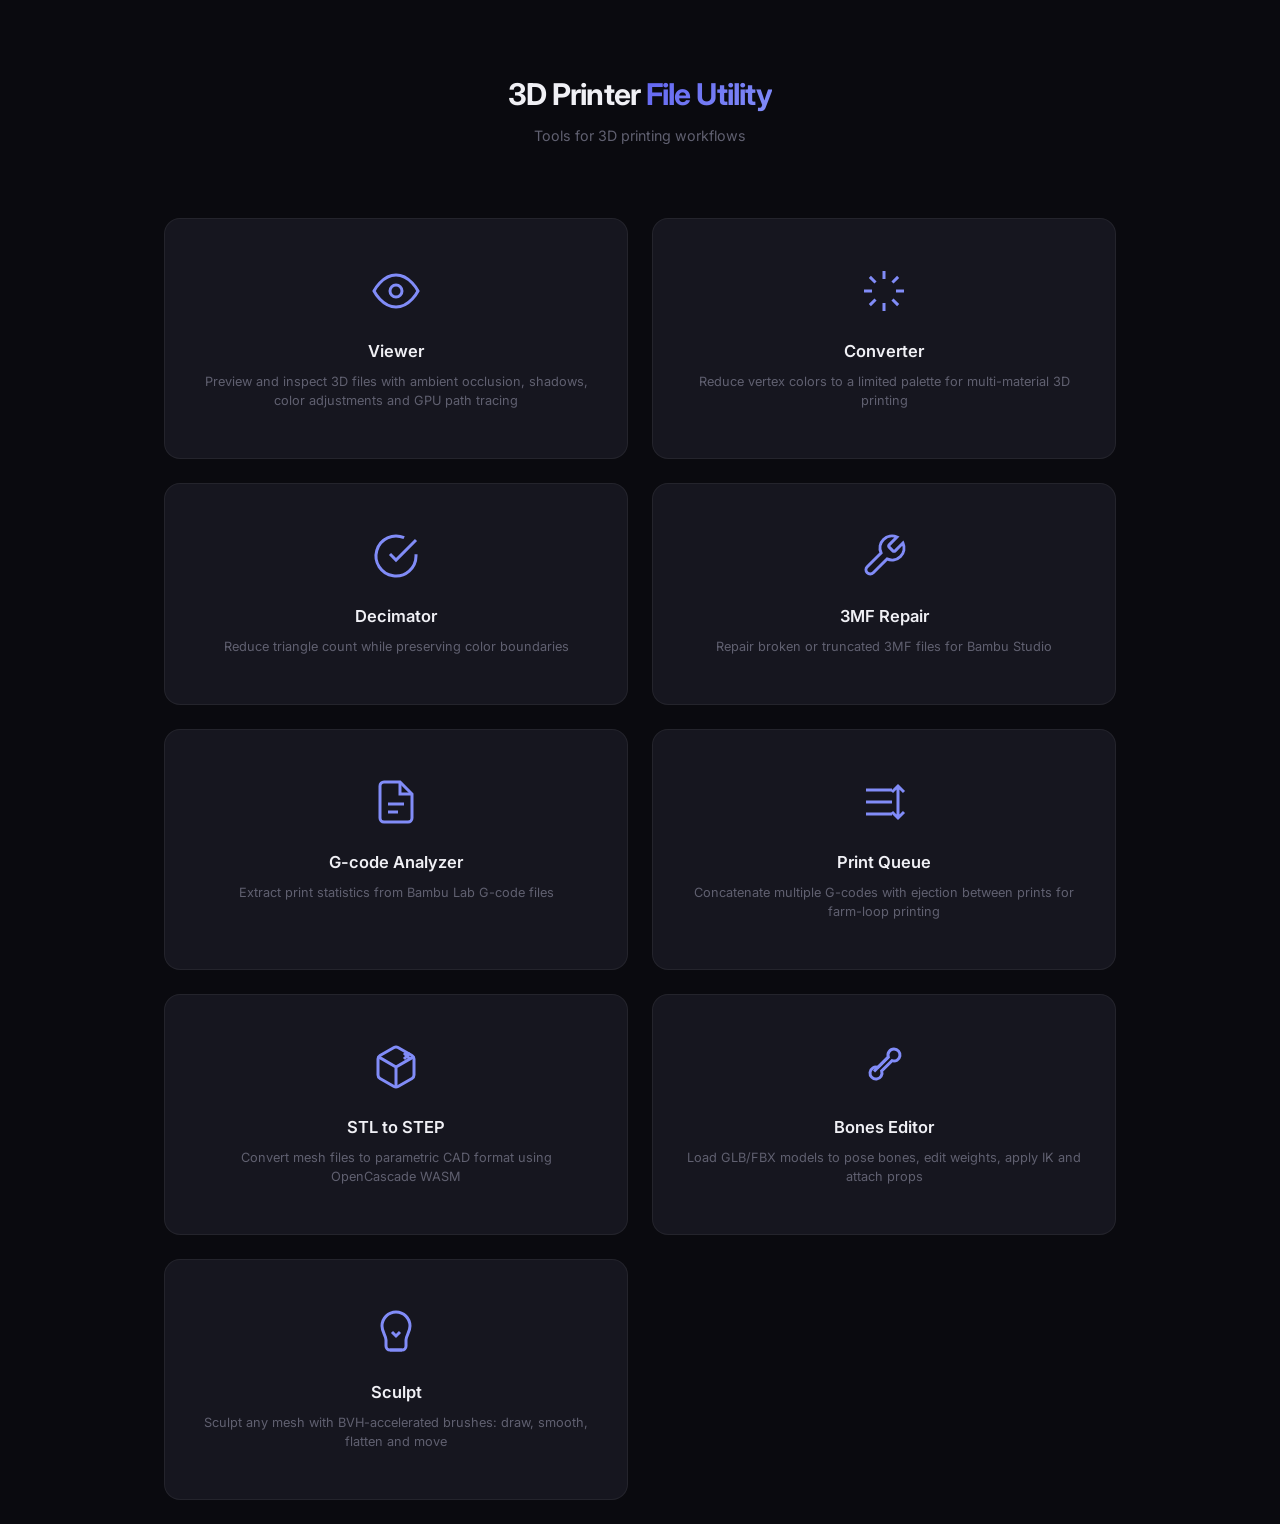
<file: index.html>
<!DOCTYPE html>
<html lang="en">
<head>
  <meta charset="UTF-8">
  <meta name="viewport" content="width=device-width, initial-scale=1.0">
  <title>3D Printer File Utility</title>
  <link rel="preconnect" href="https://fonts.googleapis.com">
  <link rel="preconnect" href="https://fonts.gstatic.com" crossorigin>
  <link href="https://fonts.googleapis.com/css2?family=Inter:wght@400;500;600;700&display=swap" rel="stylesheet">
  <link rel="stylesheet" href="styles.css">
</head>
<body>
  <div class="container">
    <header>
      <h1>3D Printer <span class="accent">File Utility</span></h1>
      <p class="subtitle">Tools for 3D printing workflows</p>
    </header>

    <div class="home-grid">
      <a href="viewer.html" class="home-card">
        <div class="home-card-icon">
          <svg viewBox="0 0 24 24" fill="none" stroke="currentColor" stroke-width="1.5">
            <path d="M1 12s4-8 11-8 11 8 11 8-4 8-11 8-11-8-11-8z"/><circle cx="12" cy="12" r="3"/>
          </svg>
        </div>
        <h2>Viewer</h2>
        <p>Preview and inspect 3D files with ambient occlusion, shadows, color adjustments and GPU path tracing</p>
      </a>

      <!-- render.html is still served, just not listed: path tracing now lives
           behind the viewer's Ray toggle. -->

      <a href="converter.html" class="home-card">
        <div class="home-card-icon">
          <svg viewBox="0 0 24 24" fill="none" stroke="currentColor" stroke-width="1.5">
            <path d="M12 2v4M12 18v4M4.93 4.93l2.83 2.83M16.24 16.24l2.83 2.83M2 12h4M18 12h4M4.93 19.07l2.83-2.83M16.24 7.76l2.83-2.83"/>
          </svg>
        </div>
        <h2>Converter</h2>
        <p>Reduce vertex colors to a limited palette for multi-material 3D printing</p>
      </a>

      <a href="decimator.html" class="home-card">
        <div class="home-card-icon">
          <svg viewBox="0 0 24 24" fill="none" stroke="currentColor" stroke-width="1.5">
            <path d="M22 11.08V12a10 10 0 11-5.93-9.14"/>
            <polyline points="22 4 12 14.01 9 11.01"/>
          </svg>
        </div>
        <h2>Decimator</h2>
        <p>Reduce triangle count while preserving color boundaries</p>
      </a>

      <a href="repair.html" class="home-card">
        <div class="home-card-icon">
          <svg viewBox="0 0 24 24" fill="none" stroke="currentColor" stroke-width="1.5">
            <path d="M14.7 6.3a1 1 0 000 1.4l1.6 1.6a1 1 0 001.4 0l3.77-3.77a6 6 0 01-7.94 7.94l-6.91 6.91a2.12 2.12 0 01-3-3l6.91-6.91a6 6 0 017.94-7.94l-3.76 3.76z"/>
          </svg>
        </div>
        <h2>3MF Repair</h2>
        <p>Repair broken or truncated 3MF files for Bambu Studio</p>
      </a>

      <a href="gcode.html" class="home-card">
        <div class="home-card-icon">
          <svg viewBox="0 0 24 24" fill="none" stroke="currentColor" stroke-width="1.5">
            <path d="M14 2H6a2 2 0 00-2 2v16a2 2 0 002 2h12a2 2 0 002-2V8z"/>
            <path d="M14 2v6h6"/>
            <path d="M8 13h8M8 17h5"/>
          </svg>
        </div>
        <h2>G-code Analyzer</h2>
        <p>Extract print statistics from Bambu Lab G-code files</p>
      </a>

      <a href="queue.html" class="home-card">
        <div class="home-card-icon">
          <svg viewBox="0 0 24 24" fill="none" stroke="currentColor" stroke-width="1.5">
            <path d="M3 6h13M3 12h13M3 18h13"/>
            <path d="M19 4v16M22 7l-3-3-3 3M16 17l3 3 3-3"/>
          </svg>
        </div>
        <h2>Print Queue</h2>
        <p>Concatenate multiple G-codes with ejection between prints for farm-loop printing</p>
      </a>

      <a href="stl-to-step.html" class="home-card">
        <div class="home-card-icon">
          <svg viewBox="0 0 24 24" fill="none" stroke="currentColor" stroke-width="1.5">
            <path d="M21 16V8a2 2 0 00-1-1.73l-7-4a2 2 0 00-2 0l-7 4A2 2 0 003 8v8a2 2 0 001 1.73l7 4a2 2 0 002 0l7-4A2 2 0 0021 16z"/>
            <path d="M3.27 6.96L12 12.01l8.73-5.05M12 22.08V12"/>
            <path d="M16 5l3 3M19 5l-3 3"/>
          </svg>
        </div>
        <h2>STL to STEP</h2>
        <p>Convert mesh files to parametric CAD format using OpenCascade WASM</p>
      </a>

      <a href="bones.html" class="home-card">
        <div class="home-card-icon">
          <svg viewBox="0 0 24 24" fill="none" stroke="currentColor" stroke-width="1.5">
            <path d="M17 3a3 3 0 00-2.83 4L9 12.17a3 3 0 101.83 1.83L16 8.83A3 3 0 1017 3z"/>
            <path d="M14.17 7L7 14.17"/>
          </svg>
        </div>
        <h2>Bones Editor</h2>
        <p>Load GLB/FBX models to pose bones, edit weights, apply IK and attach props</p>
      </a>

      <a href="sculpt.html" class="home-card">
        <div class="home-card-icon">
          <svg viewBox="0 0 24 24" fill="none" stroke="currentColor" stroke-width="1.5">
            <path d="M12 2a7 7 0 00-7 7c0 3 2 5 2 7v3a2 2 0 002 2h6a2 2 0 002-2v-3c0-2 2-4 2-7a7 7 0 00-7-7z"/>
            <path d="M9 21h6M10 12l2 2 2-2"/>
          </svg>
        </div>
        <h2>Sculpt</h2>
        <p>Sculpt any mesh with BVH-accelerated brushes: draw, smooth, flatten and move</p>
      </a>
    </div>
  </div>
</body>
</html>
</file>
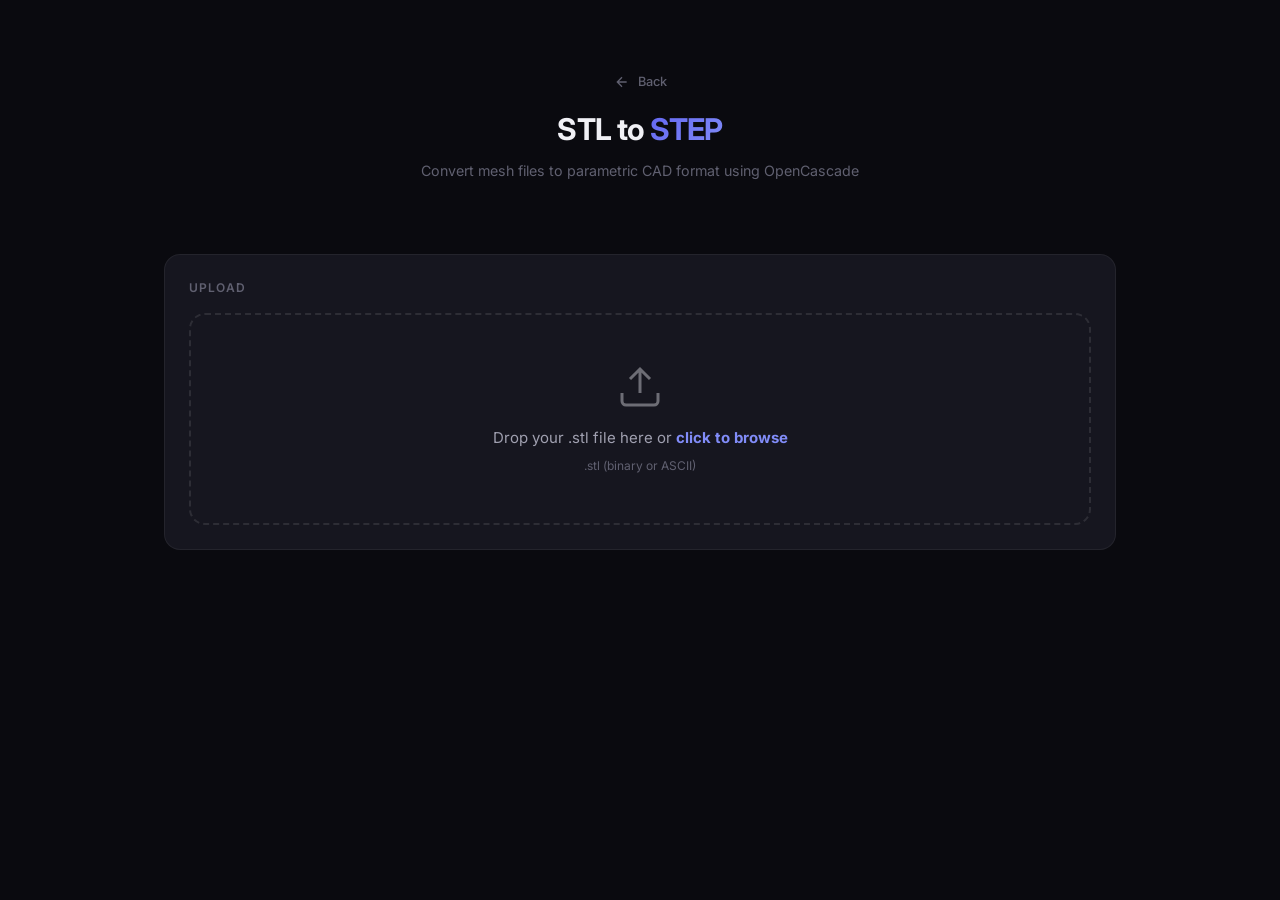
<file: stl-to-step.html>
<!DOCTYPE html>
<html lang="en">
<head>
  <meta charset="UTF-8">
  <meta name="viewport" content="width=device-width, initial-scale=1.0">
  <title>STL to STEP - 3D Printer File Utility</title>
  <link rel="preconnect" href="https://fonts.googleapis.com">
  <link rel="preconnect" href="https://fonts.gstatic.com" crossorigin>
  <link href="https://fonts.googleapis.com/css2?family=Inter:wght@400;500;600;700&display=swap" rel="stylesheet">
  <link rel="stylesheet" href="styles.css">
</head>
<body data-page="stl-to-step">
  <div class="container">
    <header>
      <a href="index.html" class="back-link">
        <svg width="16" height="16" viewBox="0 0 24 24" fill="none" stroke="currentColor" stroke-width="2">
          <path d="M19 12H5M12 19l-7-7 7-7"/>
        </svg>
        Back
      </a>
      <h1>STL to <span class="accent">STEP</span></h1>
      <p class="subtitle">Convert mesh files to parametric CAD format using OpenCascade</p>
    </header>

    <!-- File Upload -->
    <div class="card">
      <h2>Upload</h2>
      <div class="file-drop-zone" id="dropZone">
        <div class="icon">
          <svg viewBox="0 0 24 24" fill="none" stroke="currentColor" stroke-width="1.5">
            <path d="M21 15v4a2 2 0 01-2 2H5a2 2 0 01-2-2v-4M17 8l-5-5-5 5M12 3v12"/>
          </svg>
        </div>
        <div class="text">Drop your .stl file here or <strong>click to browse</strong></div>
        <div class="supported-formats">.stl (binary or ASCII)</div>
        <input type="file" id="fileInput" accept=".stl">
      </div>
      <div class="file-info" id="fileInfo">
        <strong id="fileName"></strong><br>
        <span id="fileStats"></span>
      </div>
    </div>

    <!-- Options -->
    <div class="card" id="optionsCard" style="display: none;">
      <h2>Options</h2>

      <div class="toggle-row" style="margin-bottom: var(--space-md);">
        <label class="toggle-label" for="unifyFaces">
          <span>Merge coplanar faces</span>
          <span class="toggle-help">Drastically reduces STEP size for mechanical parts (recommended)</span>
        </label>
        <label class="toggle-switch">
          <input type="checkbox" id="unifyFaces" checked>
          <span class="toggle-slider"></span>
        </label>
      </div>

      <div class="toggle-row">
        <label class="toggle-label" for="makeSolid">
          <span>Try to create solid</span>
          <span class="toggle-help">Closes the shell into a solid body (only works on watertight meshes)</span>
        </label>
        <label class="toggle-switch">
          <input type="checkbox" id="makeSolid" checked>
          <span class="toggle-slider"></span>
        </label>
      </div>
    </div>

    <!-- Process Button -->
    <div class="card" id="processCard" style="display: none;">
      <button class="btn-process" id="processBtn">
        <svg width="18" height="18" viewBox="0 0 24 24" fill="none" stroke="currentColor" stroke-width="2">
          <path d="M14 2H6a2 2 0 00-2 2v16a2 2 0 002 2h12a2 2 0 002-2V8z"/>
          <path d="M14 2v6h6"/>
        </svg>
        Convert to STEP
      </button>
      <div class="progress-container" id="progressContainer">
        <div class="progress-bar">
          <div class="progress-bar-fill" id="progressFill"></div>
        </div>
        <div class="progress-text" id="progressText">Processing...</div>
      </div>
    </div>

    <!-- Log -->
    <div class="card" id="logCard" style="display: none;">
      <h2>Log</h2>
      <div id="conversionLog" class="repair-log"></div>
    </div>

    <!-- Result -->
    <div class="card" id="resultCard" style="display: none;">
      <h2>Result</h2>
      <p id="resultSummary" class="repair-summary"></p>
      <button class="btn-download" id="downloadBtn">
        <svg width="18" height="18" viewBox="0 0 24 24" fill="none" stroke="currentColor" stroke-width="2">
          <path d="M21 15v4a2 2 0 01-2 2H5a2 2 0 01-2-2v-4M7 10l5 5 5-5M12 15V3"/>
        </svg>
        Download .step
      </button>
    </div>
  </div>

  <!-- Loader Overlay -->
  <div class="loader-overlay" id="loaderOverlay">
    <div class="loader-content">
      <div class="loader-spinner"></div>
      <div class="loader-text" id="loaderText">Loading...</div>
    </div>
  </div>

  <!-- Scripts -->
  <script src="js/stlToStep.js"></script>
  <script>
    document.addEventListener('DOMContentLoaded', initStlToStep);
  </script>
</body>
</html>
</file>
<file: styles.css>
/* ============================================================================
   CSS Variables & Reset
   ============================================================================ */

:root {
  /* Colors */
  --bg-primary: #0a0a0f;
  --bg-secondary: #12121a;
  --bg-card: #16161f;
  --bg-elevated: #1c1c28;
  --bg-hover: #22222e;

  --text-primary: #f0f0f5;
  --text-secondary: #a0a0b0;
  --text-muted: #606070;

  --accent-primary: #6366f1;
  --accent-secondary: #818cf8;
  --accent-glow: rgba(99, 102, 241, 0.3);

  --success: #22c55e;
  --success-muted: rgba(34, 197, 94, 0.15);
  --warning: #f59e0b;
  --error: #ef4444;
  --error-muted: rgba(239, 68, 68, 0.15);

  --border-subtle: rgba(255, 255, 255, 0.06);
  --border-default: rgba(255, 255, 255, 0.1);
  --border-hover: rgba(255, 255, 255, 0.15);

  /* Spacing */
  --space-xs: 4px;
  --space-sm: 8px;
  --space-md: 16px;
  --space-lg: 24px;
  --space-xl: 32px;
  --space-2xl: 48px;

  /* Radius */
  --radius-sm: 6px;
  --radius-md: 10px;
  --radius-lg: 16px;
  --radius-xl: 24px;

  /* Shadows */
  --shadow-sm: 0 2px 8px rgba(0, 0, 0, 0.2);
  --shadow-md: 0 4px 16px rgba(0, 0, 0, 0.3);
  --shadow-lg: 0 8px 32px rgba(0, 0, 0, 0.4);
  --shadow-glow: 0 0 40px var(--accent-glow);

  /* Transitions */
  --transition-fast: 150ms ease;
  --transition-base: 200ms ease;
  --transition-slow: 300ms ease;
}

* {
  box-sizing: border-box;
  margin: 0;
  padding: 0;
}

html {
  font-size: 15px;
}

body {
  font-family: 'Inter', -apple-system, BlinkMacSystemFont, 'Segoe UI', Roboto, sans-serif;
  background: var(--bg-primary);
  color: var(--text-primary);
  min-height: 100vh;
  line-height: 1.5;
  -webkit-font-smoothing: antialiased;
}

/* ============================================================================
   Layout
   ============================================================================ */

.container {
  max-width: 1000px;
  margin: 0 auto;
  padding: var(--space-lg);
}

/* Header */
header {
  text-align: center;
  padding: var(--space-2xl) 0;
  margin-bottom: var(--space-lg);
}

h1 {
  font-size: 2rem;
  font-weight: 700;
  letter-spacing: -0.03em;
  color: var(--text-primary);
  margin-bottom: var(--space-sm);
}

h1 .accent {
  background: linear-gradient(135deg, var(--accent-primary), var(--accent-secondary));
  -webkit-background-clip: text;
  -webkit-text-fill-color: transparent;
  background-clip: text;
}

.subtitle {
  color: var(--text-muted);
  font-size: 0.95rem;
  font-weight: 400;
}

/* Back Link */
.back-link {
  display: inline-flex;
  align-items: center;
  gap: var(--space-sm);
  color: var(--text-muted);
  text-decoration: none;
  font-size: 0.85rem;
  font-weight: 500;
  margin-bottom: var(--space-md);
  transition: color var(--transition-fast);
}

.back-link:hover {
  color: var(--accent-secondary);
}

/* Home Grid */
.home-grid {
  display: grid;
  grid-template-columns: repeat(2, 1fr);
  gap: var(--space-lg);
}

@media (max-width: 768px) {
  .home-grid {
    grid-template-columns: 1fr;
  }
}

.home-card {
  display: flex;
  flex-direction: column;
  align-items: center;
  text-align: center;
  padding: var(--space-2xl) var(--space-xl);
  background: var(--bg-card);
  border: 1px solid var(--border-subtle);
  border-radius: var(--radius-lg);
  text-decoration: none;
  color: inherit;
  transition: all var(--transition-base);
  cursor: pointer;
}

.home-card:hover {
  border-color: var(--accent-primary);
  background: var(--bg-elevated);
  box-shadow: var(--shadow-glow);
  transform: translateY(-2px);
}

.home-card-icon {
  width: 48px;
  height: 48px;
  margin-bottom: var(--space-lg);
  color: var(--accent-secondary);
}

.home-card-icon svg {
  width: 100%;
  height: 100%;
}

.home-card h2 {
  font-size: 1.1rem;
  font-weight: 600;
  color: var(--text-primary);
  margin-bottom: var(--space-sm);
  text-transform: none;
  letter-spacing: normal;
}

.home-card p {
  font-size: 0.85rem;
  color: var(--text-muted);
  line-height: 1.5;
}

/* ============================================================================
   Tabs
   ============================================================================ */

.tab-bar {
  display: flex;
  gap: var(--space-sm);
  border-bottom: 1px solid var(--border-subtle);
  margin-bottom: var(--space-lg);
  padding-bottom: var(--space-sm);
  position: sticky;
  top: 0;
  z-index: 100;
  background: var(--bg-primary);
  padding-top: var(--space-sm);
}

.tab-btn {
  display: flex;
  align-items: center;
  gap: var(--space-sm);
  padding: var(--space-sm) var(--space-md);
  font-size: 0.85rem;
  font-weight: 500;
  border: none;
  border-radius: var(--radius-md) var(--radius-md) 0 0;
  cursor: pointer;
  background: transparent;
  color: var(--text-muted);
  transition: all var(--transition-base);
  border-bottom: 2px solid transparent;
  font-family: inherit;
}

.tab-btn:hover {
  color: var(--text-secondary);
  background: var(--bg-card);
}

.tab-btn.active {
  color: var(--text-primary);
  background: var(--bg-card);
  border-bottom-color: var(--accent-primary);
}

.tab-panel {
  display: none;
}

.tab-panel.active {
  display: block;
}

/* ============================================================================
   Cards
   ============================================================================ */

.card {
  background: var(--bg-card);
  border: 1px solid var(--border-subtle);
  border-radius: var(--radius-lg);
  padding: var(--space-lg);
  margin-bottom: var(--space-md);
  transition: border-color var(--transition-base);
}

.card:hover {
  border-color: var(--border-default);
}

.card h2 {
  font-size: 0.8rem;
  font-weight: 600;
  text-transform: uppercase;
  letter-spacing: 0.08em;
  color: var(--text-muted);
  margin-bottom: var(--space-md);
}

/* ============================================================================
   File Upload
   ============================================================================ */

.file-drop-zone {
  border: 2px dashed var(--border-default);
  border-radius: var(--radius-lg);
  padding: var(--space-2xl) var(--space-xl);
  text-align: center;
  cursor: pointer;
  transition: all var(--transition-base);
  background: transparent;
}

.file-drop-zone:hover,
.file-drop-zone.dragover {
  border-color: var(--accent-primary);
  background: rgba(99, 102, 241, 0.05);
}

.file-drop-zone input {
  display: none;
}

.file-drop-zone .icon {
  width: 48px;
  height: 48px;
  margin: 0 auto var(--space-md);
  opacity: 0.4;
}

.file-drop-zone .icon svg {
  width: 100%;
  height: 100%;
  stroke: currentColor;
  stroke-width: 1.5;
  fill: none;
}

.file-drop-zone .text {
  color: var(--text-secondary);
  margin-bottom: var(--space-sm);
}

.file-drop-zone .text strong {
  color: var(--accent-secondary);
}

.file-drop-zone .supported-formats {
  font-size: 0.8rem;
  color: var(--text-muted);
}

.file-info {
  margin-top: var(--space-md);
  padding: var(--space-md);
  background: var(--success-muted);
  border-radius: var(--radius-md);
  display: none;
  border: 1px solid rgba(34, 197, 94, 0.2);
}

.file-info.show {
  display: block;
}

.file-info strong {
  color: var(--success);
}

.file-info span {
  color: var(--text-secondary);
  font-size: 0.9rem;
}

/* ============================================================================
   Toggle Switch
   ============================================================================ */

.toggle-row {
  display: flex;
  justify-content: space-between;
  align-items: center;
  padding: var(--space-sm) 0;
}

.toggle-label {
  display: flex;
  flex-direction: column;
  gap: 2px;
}

.toggle-label span:first-child {
  font-weight: 500;
  color: var(--text-primary);
  font-size: 0.95rem;
}

.toggle-help {
  font-size: 0.8rem;
  color: var(--text-muted);
  max-width: 300px;
}

.toggle-switch {
  position: relative;
  width: 44px;
  height: 24px;
  flex-shrink: 0;
}

.toggle-switch input {
  opacity: 0;
  width: 0;
  height: 0;
}

.toggle-slider {
  position: absolute;
  cursor: pointer;
  inset: 0;
  background: var(--bg-elevated);
  border-radius: 24px;
  transition: var(--transition-base);
  border: 1px solid var(--border-default);
}

.toggle-slider:before {
  position: absolute;
  content: "";
  height: 18px;
  width: 18px;
  left: 2px;
  bottom: 2px;
  background: var(--text-muted);
  border-radius: 50%;
  transition: var(--transition-base);
}

.toggle-switch input:checked + .toggle-slider {
  background: var(--accent-primary);
  border-color: var(--accent-primary);
}

.toggle-switch input:checked + .toggle-slider:before {
  transform: translateX(20px);
  background: white;
}

/* ============================================================================
   Color Pool
   ============================================================================ */

.color-grid {
  display: flex;
  flex-wrap: wrap;
  gap: var(--space-sm);
  margin-top: var(--space-md);
}

.color-grid.hidden {
  display: none;
}

.color-item {
  display: flex;
  align-items: center;
  gap: var(--space-sm);
  padding: var(--space-sm) var(--space-md);
  background: var(--bg-elevated);
  border-radius: var(--radius-md);
  font-size: 0.8rem;
  color: var(--text-secondary);
  border: 1px solid transparent;
  transition: all var(--transition-fast);
}

.color-item:hover {
  border-color: var(--border-default);
}

.color-swatch {
  width: 20px;
  height: 20px;
  border-radius: var(--radius-sm);
  box-shadow: inset 0 0 0 1px rgba(255, 255, 255, 0.1);
}

/* ============================================================================
   Parameters
   ============================================================================ */

.params-grid {
  display: grid;
  grid-template-columns: repeat(2, 1fr);
  gap: var(--space-lg);
}

@media (max-width: 600px) {
  .params-grid {
    grid-template-columns: 1fr;
  }
}

.param-group {
  display: flex;
  flex-direction: column;
  gap: var(--space-sm);
}

.param-group label {
  font-size: 0.85rem;
  font-weight: 500;
  color: var(--text-secondary);
}

.param-group input[type="number"],
.param-group select {
  padding: var(--space-md);
  border: 1px solid var(--border-default);
  border-radius: var(--radius-md);
  background: var(--bg-secondary);
  color: var(--text-primary);
  font-size: 0.95rem;
  width: 100%;
  transition: all var(--transition-fast);
}

.param-group select {
  cursor: pointer;
  appearance: none;
  background-image: url("data:image/svg+xml,%3Csvg xmlns='http://www.w3.org/2000/svg' width='12' height='12' viewBox='0 0 12 12'%3E%3Cpath fill='%23606070' d='M6 8L2 4h8z'/%3E%3C/svg%3E");
  background-repeat: no-repeat;
  background-position: right 12px center;
  padding-right: 36px;
}

.param-group select option {
  background: var(--bg-card);
}

.param-group input:focus,
.param-group select:focus {
  outline: none;
  border-color: var(--accent-primary);
  box-shadow: 0 0 0 3px var(--accent-glow);
}

.param-help {
  font-size: 0.75rem;
  color: var(--text-muted);
}

/* Mode Selector */
.mode-selector {
  display: flex;
  gap: 2px;
  background: var(--bg-elevated);
  border-radius: var(--radius-md);
  padding: 2px;
  margin-bottom: var(--space-md);
}

.mode-btn {
  flex: 1;
  padding: var(--space-sm) var(--space-md);
  border: none;
  border-radius: var(--radius-sm);
  background: transparent;
  color: var(--text-muted);
  font-size: 0.85rem;
  font-weight: 500;
  cursor: pointer;
  transition: all var(--transition-fast);
  font-family: inherit;
}

.mode-btn:hover {
  color: var(--text-secondary);
}

.mode-btn.active {
  background: var(--accent-primary);
  color: white;
}

.range-with-value {
  display: flex;
  align-items: center;
  gap: var(--space-md);
}

.param-range {
  flex: 1;
  -webkit-appearance: none;
  appearance: none;
  height: 4px;
  background: var(--bg-elevated);
  border-radius: 2px;
  outline: none;
  cursor: pointer;
}

.param-range::-webkit-slider-thumb {
  -webkit-appearance: none;
  appearance: none;
  width: 16px;
  height: 16px;
  border-radius: 50%;
  background: var(--accent-primary);
  cursor: pointer;
  box-shadow: 0 1px 4px rgba(0, 0, 0, 0.3);
}

.param-range::-moz-range-thumb {
  width: 16px;
  height: 16px;
  border-radius: 50%;
  background: var(--accent-primary);
  cursor: pointer;
  border: none;
  box-shadow: 0 1px 4px rgba(0, 0, 0, 0.3);
}

.range-value {
  min-width: 48px;
  text-align: right;
  font-size: 0.9rem;
  font-weight: 600;
  color: var(--text-primary);
  font-variant-numeric: tabular-nums;
}

/* ============================================================================
   Buttons
   ============================================================================ */

.btn-process {
  width: 100%;
  padding: var(--space-md) var(--space-xl);
  font-size: 0.95rem;
  font-weight: 600;
  border: none;
  border-radius: var(--radius-md);
  cursor: pointer;
  background: var(--accent-primary);
  color: white;
  transition: all var(--transition-base);
  display: flex;
  align-items: center;
  justify-content: center;
  gap: var(--space-sm);
}

.btn-process:hover:not(:disabled) {
  background: var(--accent-secondary);
  box-shadow: var(--shadow-glow);
}

.btn-process:disabled {
  opacity: 0.4;
  cursor: not-allowed;
}

.btn-download {
  width: 100%;
  padding: var(--space-md) var(--space-xl);
  font-size: 0.95rem;
  font-weight: 600;
  border: none;
  border-radius: var(--radius-md);
  cursor: pointer;
  background: var(--success);
  color: white;
  transition: all var(--transition-base);
  display: flex;
  align-items: center;
  justify-content: center;
  gap: var(--space-sm);
}

.btn-download:hover {
  filter: brightness(1.1);
  box-shadow: 0 0 30px rgba(34, 197, 94, 0.3);
}

/* ============================================================================
   Progress
   ============================================================================ */

.progress-container {
  display: none;
  margin-top: var(--space-lg);
}

.progress-container.show {
  display: block;
}

.progress-bar {
  height: 4px;
  background: var(--bg-elevated);
  border-radius: 2px;
  overflow: hidden;
}

.progress-bar-fill {
  height: 100%;
  background: var(--accent-primary);
  width: 0%;
  transition: width var(--transition-base);
}

.progress-text {
  margin-top: var(--space-sm);
  text-align: center;
  color: var(--text-muted);
  font-size: 0.85rem;
}

/* ============================================================================
   Results
   ============================================================================ */

.results {
  display: none;
}

.results.show {
  display: block;
}

.stats-grid {
  display: grid;
  grid-template-columns: repeat(auto-fill, minmax(140px, 1fr));
  gap: var(--space-md);
  margin-bottom: var(--space-lg);
}

.stat-item {
  padding: var(--space-md);
  background: var(--bg-elevated);
  border-radius: var(--radius-md);
  text-align: center;
  cursor: pointer;
  transition: all var(--transition-fast);
  border: 1px solid transparent;
}

.stat-item:hover {
  background: var(--bg-hover);
  border-color: var(--border-default);
}

.stat-item.locked {
  background: rgba(99, 102, 241, 0.1);
  border: 1px solid var(--accent-primary);
}

.stat-item .color-preview {
  width: 36px;
  height: 36px;
  border-radius: var(--radius-md);
  margin: 0 auto var(--space-sm);
  box-shadow: inset 0 0 0 1px rgba(255, 255, 255, 0.1);
}

.stat-item .name {
  font-weight: 500;
  font-size: 0.85rem;
  margin-bottom: 2px;
}

.stat-item .count {
  color: var(--text-muted);
  font-size: 0.75rem;
}

.mmu-index-group {
  display: flex;
  align-items: center;
  justify-content: center;
  gap: var(--space-sm);
  margin-top: var(--space-sm);
  padding-top: var(--space-sm);
  border-top: 1px solid var(--border-subtle);
}

.mmu-index-group label {
  font-size: 0.7rem;
  color: var(--text-muted);
  text-transform: uppercase;
  letter-spacing: 0.05em;
}

.mmu-index-select {
  padding: var(--space-xs) var(--space-sm);
  border: 1px solid var(--border-default);
  border-radius: var(--radius-sm);
  background: var(--bg-secondary);
  color: var(--text-primary);
  font-size: 0.8rem;
  cursor: pointer;
  min-width: 50px;
  appearance: none;
  background-image: url("data:image/svg+xml,%3Csvg xmlns='http://www.w3.org/2000/svg' width='10' height='10' viewBox='0 0 10 10'%3E%3Cpath fill='%23606070' d='M5 7L1 3h8z'/%3E%3C/svg%3E");
  background-repeat: no-repeat;
  background-position: right 6px center;
  padding-right: 22px;
}

.mmu-index-select:focus {
  outline: none;
  border-color: var(--accent-primary);
}

.mmu-index-select option {
  background: var(--bg-card);
}

/* ============================================================================
   Modal
   ============================================================================ */

.modal-overlay {
  display: none;
  position: fixed;
  inset: 0;
  background: rgba(0, 0, 0, 0.8);
  backdrop-filter: blur(4px);
  z-index: 1000;
  align-items: center;
  justify-content: center;
  padding: var(--space-lg);
}

.modal-overlay.show {
  display: flex;
}

.modal {
  background: var(--bg-card);
  border-radius: var(--radius-xl);
  padding: var(--space-xl);
  width: 100%;
  max-width: 440px;
  border: 1px solid var(--border-default);
  box-shadow: var(--shadow-lg);
}

.modal h3 {
  font-size: 1.1rem;
  font-weight: 600;
  margin-bottom: var(--space-lg);
  color: var(--text-primary);
}

.modal-group {
  margin-bottom: var(--space-lg);
}

.modal-group label {
  display: block;
  font-size: 0.8rem;
  font-weight: 500;
  color: var(--text-muted);
  margin-bottom: var(--space-sm);
  text-transform: uppercase;
  letter-spacing: 0.05em;
}

.modal-group input[type="text"] {
  width: 100%;
  padding: var(--space-md);
  border: 1px solid var(--border-default);
  border-radius: var(--radius-md);
  background: var(--bg-secondary);
  color: var(--text-primary);
  font-size: 0.95rem;
}

.modal-group input:focus {
  outline: none;
  border-color: var(--accent-primary);
  box-shadow: 0 0 0 3px var(--accent-glow);
}

.format-options {
  display: grid;
  grid-template-columns: 1fr 1fr;
  gap: var(--space-md);
}

.format-option {
  padding: var(--space-lg);
  border: 1px solid var(--border-default);
  border-radius: var(--radius-md);
  background: var(--bg-elevated);
  cursor: pointer;
  text-align: center;
  transition: all var(--transition-fast);
}

.format-option:hover {
  border-color: var(--border-hover);
}

.format-option.selected {
  border-color: var(--accent-primary);
  background: rgba(99, 102, 241, 0.1);
}

.format-option .format-icon {
  font-size: 1.5rem;
  margin-bottom: var(--space-sm);
  opacity: 0.8;
}

.format-option .format-name {
  font-weight: 600;
  font-size: 0.9rem;
  margin-bottom: 2px;
}

.format-option .format-desc {
  font-size: 0.7rem;
  color: var(--text-muted);
}

.modal-buttons {
  display: grid;
  grid-template-columns: 1fr 1fr;
  gap: var(--space-md);
  margin-top: var(--space-xl);
}

.modal-buttons button {
  padding: var(--space-md);
  border: none;
  border-radius: var(--radius-md);
  font-size: 0.9rem;
  font-weight: 600;
  cursor: pointer;
  transition: all var(--transition-fast);
}

.btn-cancel {
  background: var(--bg-elevated);
  color: var(--text-secondary);
  border: 1px solid var(--border-default);
}

.btn-cancel:hover {
  background: var(--bg-hover);
  color: var(--text-primary);
}

.btn-confirm {
  background: var(--success);
  color: white;
}

.btn-confirm:hover {
  filter: brightness(1.1);
}

/* ============================================================================
   Log
   ============================================================================ */

.log-container {
  max-height: 250px;
  overflow-y: auto;
  background: var(--bg-secondary);
  border-radius: var(--radius-md);
  padding: var(--space-md);
  font-family: 'JetBrains Mono', 'SF Mono', Monaco, monospace;
  font-size: 0.75rem;
  line-height: 1.7;
}

.log-container::-webkit-scrollbar {
  width: 6px;
}

.log-container::-webkit-scrollbar-track {
  background: transparent;
}

.log-container::-webkit-scrollbar-thumb {
  background: var(--border-default);
  border-radius: 3px;
}

.log-line {
  color: var(--text-muted);
}

.log-line.info {
  color: var(--accent-secondary);
}

.log-line.success {
  color: var(--success);
}

.log-line.highlight {
  color: var(--warning);
}

/* ============================================================================
   3D Viewer
   ============================================================================ */

.viewer-instructions {
  color: var(--text-muted);
  font-size: 0.8rem;
  margin-bottom: var(--space-md);
}

.viewer-container {
  position: relative;   /* the path tracer's canvas is laid over the raster one */
  width: 100%;
  aspect-ratio: 1 / 1;
  border-radius: var(--radius-md);
  overflow: hidden;
  background: var(--bg-secondary);
  border: 1px solid var(--border-subtle);
}

.viewer-container.compact {
  aspect-ratio: 16 / 9;
}

.viewer-wrapper {
  position: relative;
}

.viewer-grid-overlay {
  display: none;
  position: absolute;
  top: 0;
  left: 0;
  width: 100%;
  height: 100%;
  pointer-events: none;
  z-index: 5;
  border-radius: var(--radius-md);
  overflow: hidden;
}

.viewer-grid-overlay.active {
  display: block;
}

.viewer-grid-overlay .grid-minor {
  position: absolute;
  inset: 0;
  display: grid;
  grid-template-columns: repeat(6, 1fr);
  grid-template-rows: repeat(6, 1fr);
}

.viewer-grid-overlay .grid-minor > div {
  border: 1px solid rgba(128, 128, 128, 0.2);
}

.viewer-grid-overlay .grid-major {
  position: absolute;
  inset: 0;
  display: grid;
  grid-template-columns: repeat(3, 1fr);
  grid-template-rows: repeat(3, 1fr);
}

.viewer-grid-overlay .grid-major > div {
  border: 1px solid rgba(128, 128, 128, 0.5);
}

.viewer-buttons {
  position: absolute;
  bottom: var(--space-sm);
  right: var(--space-sm);
  display: flex;
  gap: 6px;
  z-index: 10;
}

.btn-viewer {
  padding: 5px 10px;
  font-size: 0.75rem;
  font-weight: 600;
  border: none;
  border-radius: var(--radius-sm);
  cursor: pointer;
  background: rgba(0, 0, 0, 0.45);
  color: white;
  display: flex;
  align-items: center;
  gap: 4px;
  backdrop-filter: blur(4px);
  transition: all var(--transition-base);
}

.btn-viewer:hover {
  background: rgba(0, 0, 0, 0.7);
}

.btn-viewer.active {
  background: var(--accent-primary);
}

.btn-viewer.active:hover {
  background: var(--accent-secondary);
}

.viewer-container canvas {
  display: block;
  width: 100% !important;
  height: 100% !important;
}

/* The path tracer's canvas sits on top of the raster one in the same container;
   only one of the two is ever visible. It takes no pointer events: OrbitControls
   is bound to the raster canvas underneath, and that is what has to keep
   receiving the drags in both modes. */
.viewer-container canvas.raytrace-canvas {
  position: absolute;
  top: 0;
  left: 0;
  pointer-events: none;
}

.modal-note {
  margin: 0 0 var(--space-md);
  font-size: 13px;
  color: var(--text-secondary);
}

/* Viewer Settings Panel */
/* Render page: path tracing sample progress */
.render-progress {
  position: absolute;
  top: 12px;
  left: 12px;
  display: flex;
  align-items: center;
  gap: 8px;
  padding: 6px 10px;
  border-radius: 6px;
  background: rgba(0, 0, 0, 0.55);
  color: #fff;
  font-size: 11px;
  letter-spacing: 0.02em;
  pointer-events: none;
}

.render-progress-bar {
  width: 90px;
  height: 4px;
  border-radius: 2px;
  background: rgba(255, 255, 255, 0.2);
  overflow: hidden;
}

.render-progress-bar > div {
  height: 100%;
  width: 0;
  background: var(--accent-primary);
  transition: width 0.2s linear;
}

.viewer-settings {
  display: none;
  position: absolute;
  bottom: 40px;
  right: var(--space-sm);
  background: rgba(0, 0, 0, 0.75);
  backdrop-filter: blur(8px);
  border-radius: var(--radius-md);
  padding: var(--space-md);
  z-index: 10;
  min-width: 220px;
}

.viewer-settings.show {
  display: block;
}

.viewer-setting-row {
  display: grid;
  grid-template-columns: 1fr auto;
  grid-template-rows: auto auto;
  gap: 2px var(--space-sm);
  align-items: center;
  margin-bottom: var(--space-sm);
}

.viewer-setting-row:last-child {
  margin-bottom: 0;
}

.viewer-setting-divider {
  height: 1px;
  background: rgba(255, 255, 255, 0.15);
  margin: var(--space-xs) 0;
}

.viewer-setting-row label {
  grid-column: 1;
  grid-row: 1;
  font-size: 0.7rem;
  font-weight: 500;
  color: rgba(255, 255, 255, 0.7);
  text-transform: uppercase;
  letter-spacing: 0.04em;
}

.viewer-setting-row .setting-value {
  grid-column: 2;
  grid-row: 1;
  font-size: 0.7rem;
  color: rgba(255, 255, 255, 0.5);
  font-variant-numeric: tabular-nums;
  text-align: right;
  min-width: 32px;
}

.viewer-setting-row input[type="range"] {
  grid-column: 1 / -1;
  grid-row: 2;
  -webkit-appearance: none;
  appearance: none;
  width: 100%;
  height: 4px;
  background: rgba(255, 255, 255, 0.15);
  border-radius: 2px;
  outline: none;
  cursor: pointer;
}

.viewer-setting-row input[type="range"]::-webkit-slider-thumb {
  -webkit-appearance: none;
  appearance: none;
  width: 14px;
  height: 14px;
  border-radius: 50%;
  background: white;
  cursor: pointer;
  box-shadow: 0 1px 4px rgba(0, 0, 0, 0.4);
}

.viewer-setting-row input[type="range"]::-moz-range-thumb {
  width: 14px;
  height: 14px;
  border-radius: 50%;
  background: white;
  cursor: pointer;
  border: none;
  box-shadow: 0 1px 4px rgba(0, 0, 0, 0.4);
}

.rotation-buttons {
  grid-column: 1 / -1;
  grid-row: 2;
  display: flex;
  gap: 6px;
}

.btn-rotate {
  flex: 1;
  padding: 4px 0;
  font-size: 0.7rem;
  font-weight: 600;
  border: 1px solid rgba(255, 255, 255, 0.2);
  border-radius: var(--radius-sm);
  background: rgba(255, 255, 255, 0.08);
  color: rgba(255, 255, 255, 0.8);
  cursor: pointer;
  transition: all var(--transition-fast);
}

.btn-rotate:hover {
  background: rgba(255, 255, 255, 0.18);
  border-color: rgba(255, 255, 255, 0.35);
}

/* ============================================================================
   Picked Palette
   ============================================================================ */

.picked-palette-grid {
  display: flex;
  flex-wrap: wrap;
  gap: var(--space-sm);
  margin: var(--space-md) 0;
}

.picked-palette-empty {
  color: var(--text-muted);
  font-size: 0.85rem;
  padding: var(--space-lg);
  text-align: center;
  width: 100%;
}

.picked-color-item {
  display: flex;
  align-items: center;
  gap: var(--space-sm);
  padding: var(--space-sm) var(--space-md);
  background: var(--bg-elevated);
  border-radius: var(--radius-md);
  transition: all var(--transition-fast);
  border: 1px solid transparent;
}

.picked-color-item:hover {
  border-color: var(--border-default);
}

.picked-color-swatch {
  width: 24px;
  height: 24px;
  border-radius: var(--radius-sm);
  box-shadow: inset 0 0 0 1px rgba(255, 255, 255, 0.1);
}

.picked-color-name {
  font-size: 0.8rem;
  color: var(--text-secondary);
}

.picked-color-remove {
  width: 18px;
  height: 18px;
  border: none;
  background: var(--error-muted);
  color: var(--error);
  border-radius: 50%;
  cursor: pointer;
  font-size: 10px;
  display: flex;
  align-items: center;
  justify-content: center;
  opacity: 0;
  transition: all var(--transition-fast);
  margin-left: auto;
}

.picked-color-item:hover .picked-color-remove {
  opacity: 1;
}

.picked-color-remove:hover {
  background: var(--error);
  color: white;
}

.btn-clear-palette {
  padding: var(--space-sm) var(--space-md);
  border: 1px solid var(--error);
  background: transparent;
  color: var(--error);
  border-radius: var(--radius-md);
  cursor: pointer;
  font-size: 0.8rem;
  font-weight: 500;
  transition: all var(--transition-fast);
}

.btn-clear-palette:hover {
  background: var(--error-muted);
}

/* ============================================================================
   Texture Preview
   ============================================================================ */

.texture-comparison {
  display: flex;
  align-items: center;
  justify-content: center;
  gap: var(--space-xl);
  flex-wrap: wrap;
}

.texture-box {
  text-align: center;
}

.texture-label {
  font-size: 0.75rem;
  font-weight: 500;
  text-transform: uppercase;
  letter-spacing: 0.05em;
  color: var(--text-muted);
  margin-bottom: var(--space-sm);
}

.texture-preview {
  background: var(--bg-secondary);
  border-radius: var(--radius-md);
  padding: var(--space-sm);
  display: inline-block;
  border: 1px solid var(--border-subtle);
}

.texture-preview .texture-canvas {
  max-width: 280px;
  max-height: 280px;
  border-radius: var(--radius-sm);
  image-rendering: pixelated;
}

.texture-arrow {
  font-size: 1.5rem;
  color: var(--accent-primary);
  opacity: 0.5;
}

@media (max-width: 700px) {
  .texture-comparison {
    flex-direction: column;
  }
  .texture-arrow {
    transform: rotate(90deg);
  }
}

/* ============================================================================
   Loader
   ============================================================================ */

.loader-overlay {
  display: none;
  position: fixed;
  inset: 0;
  background: rgba(0, 0, 0, 0.85);
  backdrop-filter: blur(8px);
  z-index: 2000;
  align-items: center;
  justify-content: center;
}

.loader-overlay.show {
  display: flex;
}

.loader-content {
  text-align: center;
}

.loader-spinner {
  width: 40px;
  height: 40px;
  border: 3px solid var(--border-default);
  border-top-color: var(--accent-primary);
  border-radius: 50%;
  animation: spin 0.7s linear infinite;
  margin: 0 auto var(--space-md);
}

.loader-text {
  color: var(--text-secondary);
  font-size: 0.9rem;
}

@keyframes spin {
  to { transform: rotate(360deg); }
}

/* ============================================================================
   Pick Feedback Animation
   ============================================================================ */

.pick-feedback {
  position: fixed;
  width: 24px;
  height: 24px;
  border-radius: 50%;
  pointer-events: none;
  transform: translate(-50%, -50%) scale(0.5);
  opacity: 1;
  z-index: 9999;
  border: 2px solid white;
  box-shadow: 0 2px 8px rgba(0, 0, 0, 0.3);
}

.pick-feedback.animate {
  animation: pickPulse 0.4s ease-out forwards;
}

@keyframes pickPulse {
  0% {
    transform: translate(-50%, -50%) scale(0.5);
    opacity: 1;
  }
  100% {
    transform: translate(-50%, -50%) scale(1.8);
    opacity: 0;
  }
}

/* ============================================================================
   Responsive
   ============================================================================ */

@media (max-width: 600px) {
  html {
    font-size: 14px;
  }

  .container {
    padding: var(--space-md);
  }

  header {
    padding: var(--space-xl) 0;
  }

  h1 {
    font-size: 1.6rem;
  }

  .tab-bar {
    gap: var(--space-xs);
  }

  .tab-btn {
    flex: 1;
    justify-content: center;
  }

  .card {
    padding: var(--space-md);
  }

  .file-drop-zone {
    padding: var(--space-xl) var(--space-md);
  }

  .stats-grid {
    grid-template-columns: repeat(2, 1fr);
  }

  .viewer-container {
    aspect-ratio: 1 / 1;
  }
}

/* ============================================================================
   G-code Analyzer
   ============================================================================ */

.gcode-thumbnail-container {
  text-align: center;
}

.gcode-thumbnail {
  max-width: 100%;
  max-height: 400px;
  border-radius: var(--radius-md);
  border: 1px solid var(--border-subtle);
  background: var(--bg-secondary);
}

.gcode-stats-grid {
  display: grid;
  grid-template-columns: repeat(auto-fill, minmax(180px, 1fr));
  gap: var(--space-md);
}

.gcode-stat-item {
  padding: var(--space-md);
  background: var(--bg-elevated);
  border-radius: var(--radius-md);
  border: 1px solid transparent;
  transition: border-color var(--transition-fast);
}

.gcode-stat-item:hover {
  border-color: var(--border-default);
}

.gcode-stat-label {
  font-size: 0.75rem;
  font-weight: 500;
  text-transform: uppercase;
  letter-spacing: 0.05em;
  color: var(--text-muted);
  margin-bottom: var(--space-xs);
}

.gcode-stat-value {
  font-size: 1rem;
  font-weight: 600;
  color: var(--text-primary);
  word-break: break-word;
}

.gcode-table-wrapper {
  overflow-x: auto;
}

.gcode-table {
  width: 100%;
  border-collapse: collapse;
  font-size: 0.85rem;
}

.gcode-table th {
  text-align: left;
  padding: var(--space-sm) var(--space-md);
  font-size: 0.75rem;
  font-weight: 600;
  text-transform: uppercase;
  letter-spacing: 0.05em;
  color: var(--text-muted);
  border-bottom: 1px solid var(--border-default);
}

.gcode-table td {
  padding: var(--space-sm) var(--space-md);
  color: var(--text-secondary);
  border-bottom: 1px solid var(--border-subtle);
}

.gcode-table tr:last-child td {
  border-bottom: none;
}

.filament-swatch {
  display: inline-block;
  border-radius: 3px;
  vertical-align: middle;
  margin-right: var(--space-sm);
  box-shadow: inset 0 0 0 1px rgba(255, 255, 255, 0.15);
  padding: 0px 5px;
}

.gcode-stat-waste {
  border: 1px solid rgba(245, 158, 11, 0.3);
  background: rgba(245, 158, 11, 0.08);
}

.gcode-stat-waste .gcode-stat-value {
  color: var(--warning);
}

@media (max-width: 600px) {
  .gcode-stats-grid {
    grid-template-columns: repeat(2, 1fr);
  }
}

/* ── 3MF Repair ── */
.repair-log {
  font-family: "Cascadia Code", "Fira Code", monospace;
  font-size: 0.8rem;
  line-height: 1.6;
  max-height: 400px;
  overflow-y: auto;
  padding: var(--space-sm);
  background: var(--bg-secondary);
  border-radius: var(--radius-sm);
}

.repair-log-line {
  padding: 2px 0;
}

.repair-log-ok { color: var(--accent-secondary); }
.repair-log-warn { color: #fab387; }
.repair-log-error { color: #f38ba8; }

.repair-summary {
  margin-bottom: var(--space-md);
  color: var(--text-secondary);
  line-height: 1.5;
}

/* ============================================================================
   Print Queue
   ============================================================================ */

.queue-list {
  display: flex;
  flex-direction: column;
  gap: var(--space-sm);
}

.queue-item {
  display: grid;
  grid-template-columns: auto 28px 80px 1fr auto;
  align-items: center;
  gap: var(--space-md);
  padding: var(--space-sm) var(--space-md);
  background: var(--bg-secondary);
  border: 1px solid var(--border-subtle);
  border-radius: var(--radius-md);
  transition: all var(--transition-fast);
  cursor: default;
}

.queue-item:hover {
  border-color: var(--border-default);
}

.queue-item.dragging {
  opacity: 0.4;
}

.queue-item.drag-over {
  border-color: var(--accent-primary);
  background: rgba(99, 102, 241, 0.08);
}

.queue-handle {
  color: var(--text-muted);
  cursor: grab;
  display: flex;
  align-items: center;
}

.queue-handle:active {
  cursor: grabbing;
}

.queue-index {
  font-weight: 600;
  color: var(--text-muted);
  font-variant-numeric: tabular-nums;
  text-align: center;
}

.queue-thumb {
  width: 80px;
  height: 80px;
  border-radius: var(--radius-sm);
  overflow: hidden;
  background: var(--bg-elevated);
  display: flex;
  align-items: center;
  justify-content: center;
}

.queue-thumb img {
  width: 100%;
  height: 100%;
  object-fit: cover;
  display: block;
}

.queue-thumb-placeholder {
  color: var(--text-muted);
  font-size: 0.9rem;
}

.queue-meta {
  display: flex;
  flex-direction: column;
  gap: var(--space-xs);
  min-width: 0;
}

.queue-name {
  font-size: 0.9rem;
  font-weight: 500;
  color: var(--text-primary);
  overflow: hidden;
  text-overflow: ellipsis;
  white-space: nowrap;
}

.queue-stats {
  display: flex;
  gap: var(--space-md);
  font-size: 0.8rem;
  color: var(--text-secondary);
  font-variant-numeric: tabular-nums;
}

.queue-remove {
  background: transparent;
  border: 1px solid var(--border-default);
  border-radius: var(--radius-sm);
  color: var(--text-muted);
  width: 32px;
  height: 32px;
  display: flex;
  align-items: center;
  justify-content: center;
  cursor: pointer;
  transition: all var(--transition-fast);
}

.queue-remove:hover {
  color: var(--error);
  border-color: var(--error);
  background: var(--error-muted);
}

.end-gcode-header {
  display: flex;
  justify-content: space-between;
  align-items: center;
  gap: var(--space-md);
  flex-wrap: wrap;
}

.end-gcode-toolbar {
  display: flex;
  gap: var(--space-xs);
}

.end-gcode-toolbar .btn-secondary {
  display: inline-flex;
  align-items: center;
  gap: 4px;
  padding: 4px 10px;
  font-size: 0.8rem;
}

.param-help kbd {
  display: inline-block;
  padding: 1px 5px;
  font-family: "Cascadia Code", "Fira Code", monospace;
  font-size: 0.72rem;
  color: var(--text-secondary);
  background: var(--bg-elevated);
  border: 1px solid var(--border-default);
  border-radius: 4px;
  margin: 0 2px;
}

.end-gcode-editor {
  width: 100%;
  height: 320px;
  border: 1px solid var(--border-default);
  border-radius: var(--radius-md);
  overflow: hidden;
}

.end-gcode-editor:focus-within {
  border-color: var(--accent-primary);
  box-shadow: 0 0 0 3px var(--accent-glow);
}

.end-gcode-actions {
  margin-top: var(--space-sm);
  display: flex;
  justify-content: flex-end;
}

.btn-secondary {
  padding: var(--space-sm) var(--space-md);
  background: var(--bg-elevated);
  color: var(--text-secondary);
  border: 1px solid var(--border-default);
  border-radius: var(--radius-sm);
  font-size: 0.85rem;
  cursor: pointer;
  font-family: inherit;
  transition: all var(--transition-fast);
}

.btn-secondary:hover {
  background: var(--bg-hover);
  color: var(--text-primary);
}

.summary-value {
  font-size: 1rem;
  font-weight: 600;
  color: var(--text-primary);
  padding: var(--space-md);
  background: var(--bg-secondary);
  border: 1px solid var(--border-default);
  border-radius: var(--radius-md);
  font-variant-numeric: tabular-nums;
}

.text-input {
  width: 100%;
  padding: var(--space-md);
  background: var(--bg-secondary);
  color: var(--text-primary);
  border: 1px solid var(--border-default);
  border-radius: var(--radius-md);
  font-size: 0.95rem;
  font-family: inherit;
  transition: border-color var(--transition-fast);
}

.text-input:focus {
  outline: none;
  border-color: var(--accent-primary);
  box-shadow: 0 0 0 3px var(--accent-glow);
}

@media (max-width: 600px) {
  .queue-item {
    grid-template-columns: auto 24px 60px 1fr auto;
    gap: var(--space-sm);
  }
  .queue-thumb {
    width: 60px;
    height: 60px;
  }
}

/* ── Export toast (non-blocking progress) ──────────────────────────────── */
.export-toast {
  position: fixed;
  bottom: var(--space-lg);
  right: var(--space-lg);
  width: 360px;
  max-width: calc(100vw - var(--space-xl));
  background: var(--bg-elevated);
  border: 1px solid var(--border-default);
  border-radius: var(--radius-lg);
  padding: var(--space-md);
  box-shadow: var(--shadow-lg);
  z-index: 1000;
  transform: translateY(120%);
  opacity: 0;
  pointer-events: none;
  transition: transform var(--transition-slow), opacity var(--transition-slow);
}

.export-toast.show {
  transform: translateY(0);
  opacity: 1;
  pointer-events: auto;
}

.export-toast.success {
  border-color: var(--success);
}

.export-toast.error {
  border-color: var(--error);
}

.export-toast-header {
  display: flex;
  align-items: center;
  gap: var(--space-sm);
  margin-bottom: var(--space-sm);
}

.export-toast-title {
  flex: 1;
  font-size: 0.9rem;
  font-weight: 600;
  color: var(--text-primary);
}

.export-toast-spinner {
  width: 14px;
  height: 14px;
  border: 2px solid var(--border-default);
  border-top-color: var(--accent-primary);
  border-radius: 50%;
  animation: export-toast-spin 0.7s linear infinite;
  flex-shrink: 0;
}

.export-toast.success .export-toast-spinner {
  border: 2px solid var(--success);
  animation: none;
  background: var(--success);
}

.export-toast.error .export-toast-spinner {
  border: 2px solid var(--error);
  animation: none;
  background: var(--error);
}

@keyframes export-toast-spin {
  to { transform: rotate(360deg); }
}

.export-toast-close {
  background: transparent;
  border: none;
  color: var(--text-muted);
  font-size: 1.4rem;
  line-height: 1;
  cursor: pointer;
  padding: 0 4px;
  transition: color var(--transition-fast);
}

.export-toast-close:hover {
  color: var(--error);
}

.export-toast-message {
  font-size: 0.8rem;
  color: var(--text-secondary);
  font-variant-numeric: tabular-nums;
  font-family: "Cascadia Code", "Fira Code", monospace;
  margin-bottom: var(--space-sm);
  overflow-wrap: anywhere;
}

.export-toast-bar {
  height: 4px;
  background: var(--bg-secondary);
  border-radius: 2px;
  overflow: hidden;
}

.export-toast-bar-fill {
  height: 100%;
  width: 0%;
  background: var(--accent-primary);
  border-radius: 2px;
  transition: width var(--transition-fast), background-color var(--transition-base);
}

.export-toast.success .export-toast-bar-fill {
  background: var(--success);
}

.export-toast.error .export-toast-bar-fill {
  background: var(--error);
}
</file>
